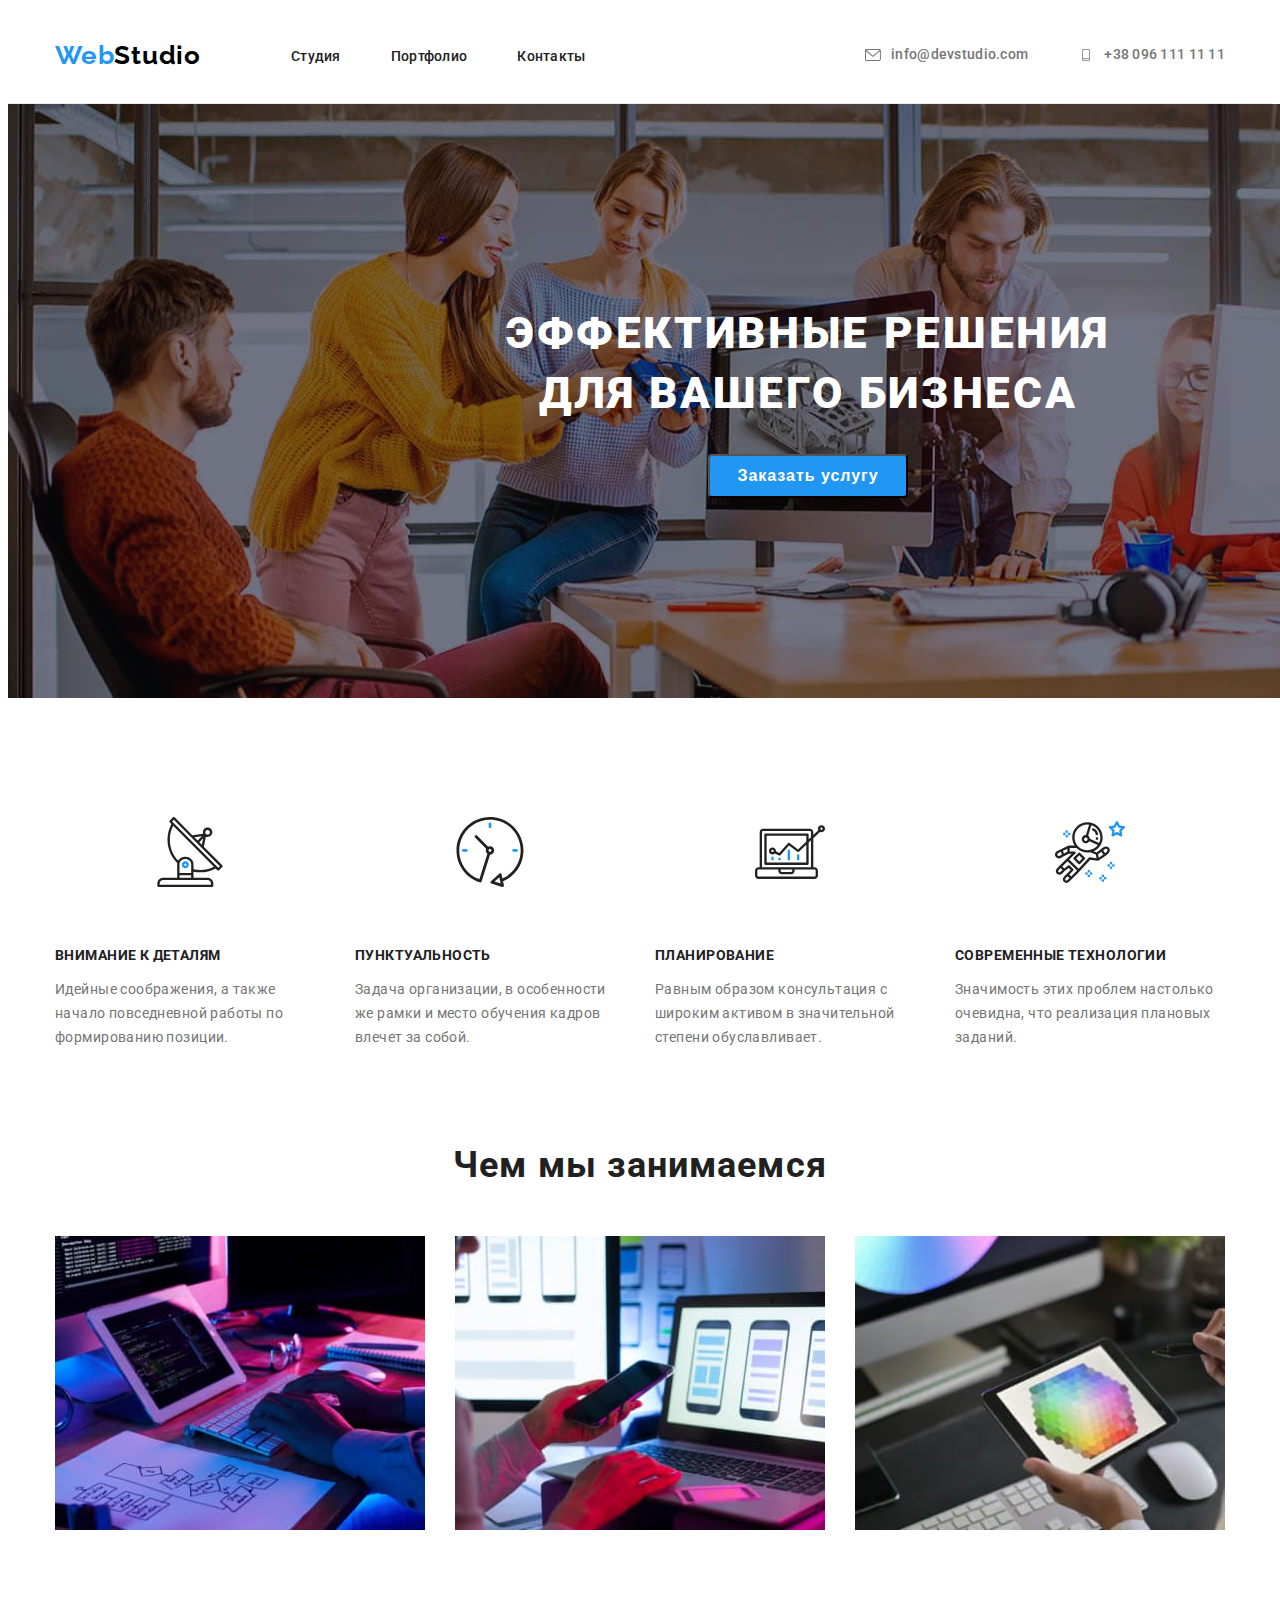
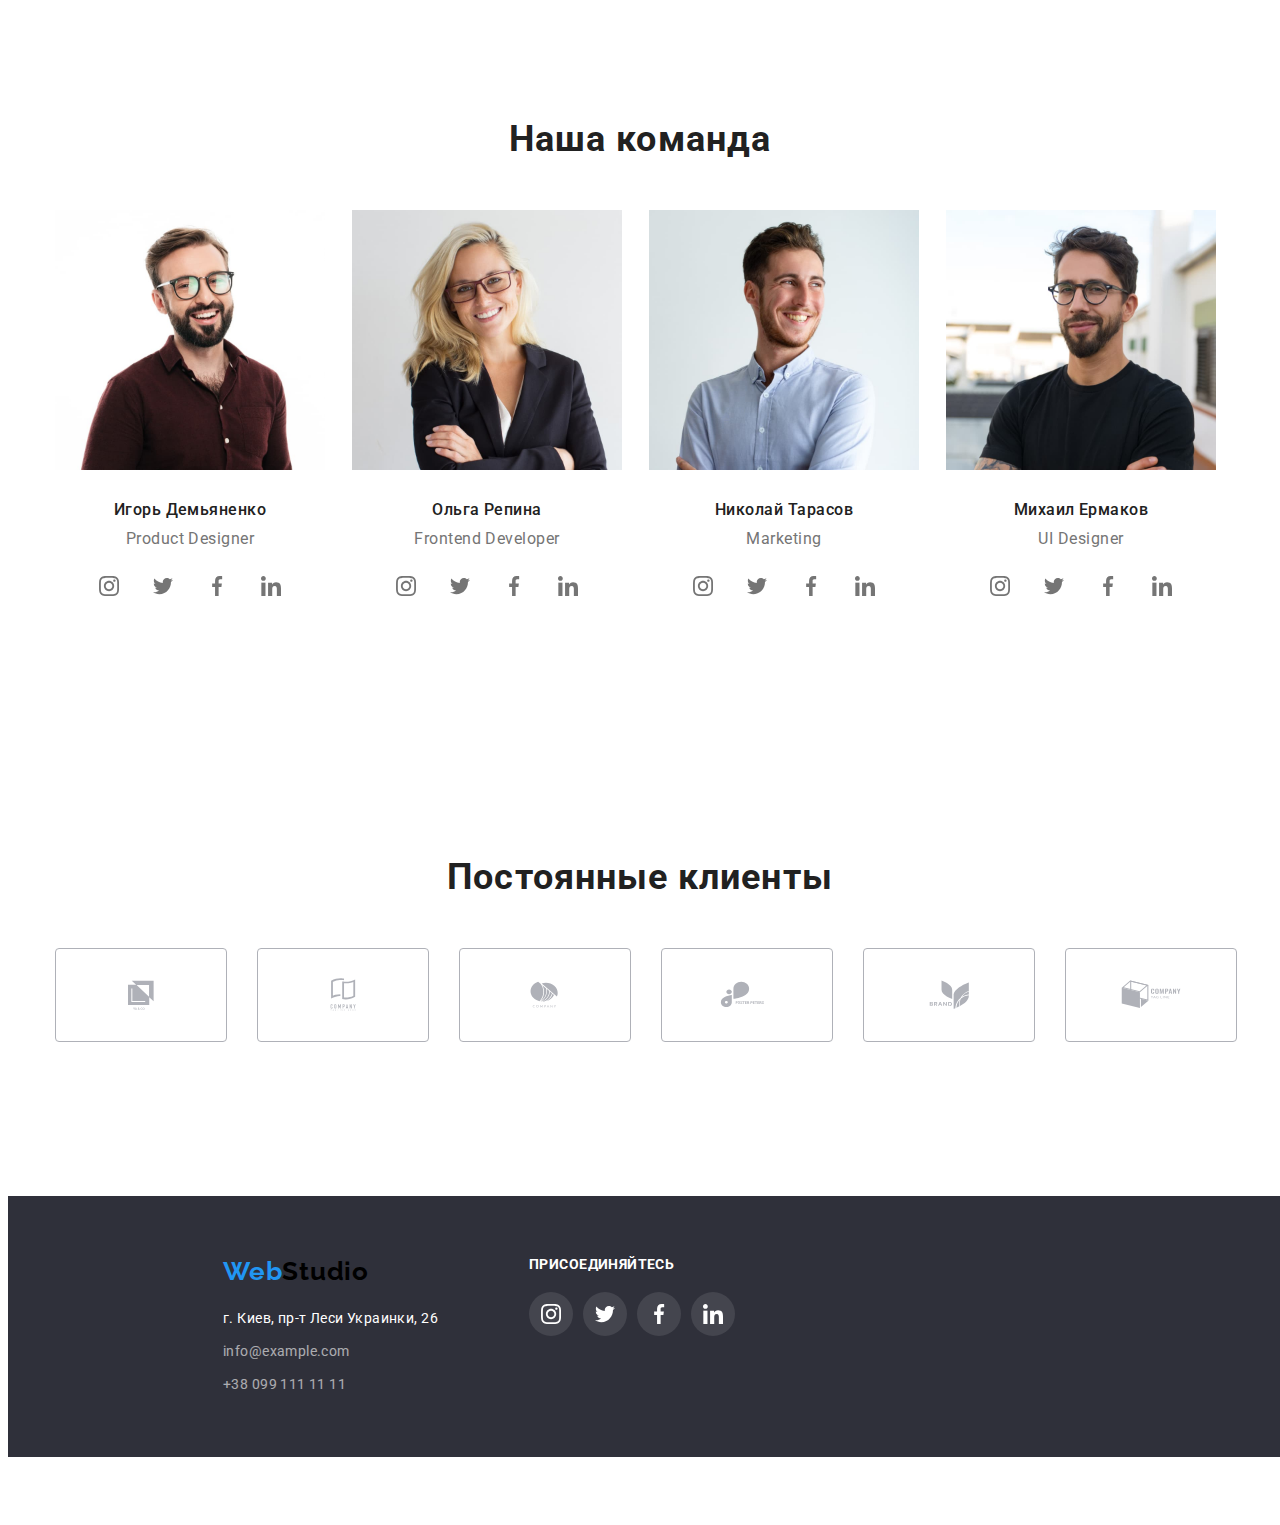
<file: index.html>
<!DOCTYPE html>
<html lang="ru">
	<head>
		<meta charset="UTF-8" />
		<meta http-equiv="X-UA-Compatible" content="IE=edge" />
		<meta name="viewport" content="width=device-width, initial-scale=1.0" />
		<title>Document</title>
		<link rel="preconnect" href="https://fonts.googleapis.com" />
		<link rel="preconnect" href="https://fonts.gstatic.com" crossorigin />
		<link
			href="https://fonts.googleapis.com/css2?family=Raleway:wght@700&family=Roboto:wght@400;500;700;900&display=swap"
			rel="stylesheet"
		/>
		<link
			rel="stylesheet"
			href="https://cdnjs.cloudflare.com/ajax/libs/modern-normalize/1.1.0/modern-normalize.min.css"
			integrity="sha512-wpPYUAdjBVSE4KJnH1VR1HeZfpl1ub8YT/NKx4PuQ5NmX2tKuGu6U/JRp5y+Y8XG2tV+wKQpNHVUX03MfMFn9Q=="
			crossorigin="anonymous"
			referrerpolicy="no-referrer"
		/>
		<link rel="stylesheet" href="./css/styles.css" />
	</head>
	<body>
		<!-- HEADER -->
		<header class="header-section">
			<div class="container header-container">
				<nav class="navigation">
					<a class="logo-link link" href="" lang="en"
						><span class="logo-colorize">Web</span>Studio</a
					>
					<ul class="navigation-list list">
						<li class="navigation-list-item">
							<a class="link navigation-list-link" href="./index.html"
								>Студия</a
							>
						</li>
						<li class="navigation-list-item">
							<a class="navigation-list-link link" href="./portfolio.html"
								>Портфолио</a
							>
						</li>
						<li class="navigation-list-item">
							<a class="navigation-list-link link" href="#contacts">Контакты</a>
						</li>
					</ul>
				</nav>
				<ul class="list contacts-header-list">
					<li class="list contacts-header-list-item">
						<a class="contacts-header link" href="mailto:info@devstudio.com"
							><svg class="icon" width="16" height="12">
								<use href="./images/icons.svg#icon-envelope"></use>
							</svg>
							info@devstudio.com</a
						>
					</li>
					<li class="list contacts-header-list-item">
						<a class="contacts-header link" href="tel:+380961111111"
							><svg class="icon" width="16" height="12">
								<use href="./images/icons.svg#icon-smartphone"></use>
							</svg>
							+38 096 111 11 11</a
						>
					</li>
				</ul>
			</div>
		</header>
		<!-- HERO -->
		<main>
			<section class="hero-section">
				<div class="container hero-section-container">
					<h1 class="main-title">
						Эффективные решения <br />
						для вашего бизнеса
					</h1>
					<button class="modal-btn" type="button">Заказать услугу</button>
				</div>
			</section>
			<!-- HERO ENDS -->
			<!-- SPECIALIZATION -->
			<section class="specialization-section">
				<div class="container">
					<h2 class="overtitle specialization-title-hidden">Особенности</h2>
					<ul class="specialization-section-list list">
						<li class="specialization-section-list-item">
							<div class="specialization-section-container">
								<svg class="specialization-section-icon" width="70" height="70">
									<use href="./images/icons.svg#icon-antenna"></use>
								</svg>
							</div>
							<h3 class="subtitle">Внимание к деталям</h3>
							<p class="specialization-description">
								Идейные соображения, а также начало повседневной работы по
								формированию позиции.
							</p>
						</li>
						<li class="specialization-section-list-item">
							<div class="specialization-section-container">
								<svg class="specialization-section-icon" width="70" height="70">
									<use href="./images/icons.svg#icon-clock"></use>
								</svg>
							</div>
							<h3 class="subtitle">Пунктуальность</h3>
							<p class="specialization-description">
								Задача организации, в особенности же рамки и место обучения
								кадров влечет за собой.
							</p>
						</li>
						<li class="specialization-section-list-item">
							<div class="specialization-section-container">
								<svg class="specialization-section-icon" width="70" height="70">
									<use href="./images/icons.svg#icon-diagram"></use>
								</svg>
							</div>
							<h3 class="subtitle">Планирование</h3>
							<p class="specialization-description">
								Равным образом консультация с широким активом в значительной
								степени обуславливает.
							</p>
						</li>
						<li class="specialization-section-list-item">
							<div class="specialization-section-container">
								<svg class="specialization-section-icon" width="70" height="70">
									<use href="./images/icons.svg#icon-astronaut"></use>
								</svg>
							</div>
							<h3 class="subtitle">Современные технологии</h3>
							<p class="specialization-description">
								Значимость этих проблем настолько очевидна, что реализация
								плановых заданий.
							</p>
						</li>
					</ul>
				</div>
			</section>
			<!-- SPECIALIZATION ENDS-->
			<!-- START WHAT WE DOO -->
			<section class="what-we-doo-section">
				<div class="container">
					<h2 class="overtitle">Чем мы занимаемся</h2>
					<ul class="what-we-doo-section-list list">
						<li class="what-we-doo-section-list-item">
							<a href=""
								><img
									src="./images/box-1.jpg"
									alt="разработка сайта по макету"
									width="370"
									height="294"
							/></a>
						</li>
						<li class="what-we-doo-section-list-item">
							<a href=""
								><img
									src="./images/box-2.jpg"
									alt="совместимость с телефонами"
									width="370"
									height="294"
							/></a>
						</li>
						<li class="what-we-doo-section-list-item">
							<a href=""
								><img
									src="./images/box-3.jpg"
									alt="совместимость с планшетами"
									width="370"
									height="294"
							/></a>
						</li>
					</ul>
				</div>
			</section>
			<!-- OURE TEAM -->
			<section class="oure-team-section">
				<div class="container">
					<h2 class="overtitle">Наша команда</h2>
					<ul class="oure-team-section-list list">
						<li class="oure-team-section-list-item">
							<img
								src="./images/team-1.jpg"
								alt="русый мужчина в очках и бордовой рубашке"
								width="270"
								height="260"
							/>
							<div class="card-description">
								<h3 class="team-member-name">Игорь Демьяненко</h3>
								<p class="team-member-position" lang="en">Product Designer</p>
								<ul class="sosial-networks-list list">
									<li class="sosial-networks-list-item">
										<a class="sosial-networks-list-item-link" href=""
											><svg
												class="sosial-networks-list-item-link-icon"
												width="20"
												height="20"
											>
												<use href="./images/icons.svg#icon-instagram"></use>
											</svg>
										</a>
									</li>
									<li class="sosial-networks-list-item">
										<a class="sosial-networks-list-item-link" href=""
											><svg
												class="sosial-networks-list-item-link-icon"
												width="20"
												height="20"
											>
												<use href="./images/icons.svg#icon-twitter"></use></svg></a>
									</li>
									<li class="sosial-networks-list-item">
										<a class="sosial-networks-list-item-link" href=""
											><svg
												class="sosial-networks-list-item-link-icon"
												width="20"
												height="20"
											>
												<use href="./images/icons.svg#icon-facebook"></use></svg></a>
									</li>
									<li class="sosial-networks-list-item">
										<a class="sosial-networks-list-item-link" href=""
											><svg
												class="sosial-networks-list-item-link-icon"
												width="20"
												height="20"
											>
												<use href="./images/icons.svg#icon-linkedin"></use></svg></a>
									</li>
								</ul>
							</div>
						</li>
						<li class="oure-team-section-list-item">
							<img
								src="./images/team-2.jpg"
								alt="женщина блондинка в очках и черном пиджаке"
								width="270"
								height="260"
							/>
							<div class="card-description">
								<h3 class="team-member-name">Ольга Репина</h3>
								<p class="team-member-position" lang="en">Frontend Developer</p>
								<ul class="sosial-networks-list list">
									<li class="sosial-networks-list-item">
										<a class="sosial-networks-list-item-link" href=""
											><svg
												class="sosial-networks-list-item-link-icon"
												width="20"
												height="20"
											>
												<use href="./images/icons.svg#icon-instagram"></use>
											</svg>
										</a>
									</li>
									<li class="sosial-networks-list-item">
										<a class="sosial-networks-list-item-link" href=""
											><svg
												class="sosial-networks-list-item-link-icon"
												width="20"
												height="20"
											>
												<use href="./images/icons.svg#icon-twitter"></use></svg>
											</a>
									</li>
									<li class="sosial-networks-list-item">
										<a class="sosial-networks-list-item-link" href=""
											><svg
												class="sosial-networks-list-item-link-icon"
												width="20"
												height="20"
											>
												<use href="./images/icons.svg#icon-facebook"></use></svg>
											</a>
									</li>
									<li class="sosial-networks-list-item">
										<a class="sosial-networks-list-item-link" href=""
											><svg
												class="sosial-networks-list-item-link-icon"
												width="20"
												height="20"
											>
												<use href="./images/icons.svg#icon-linkedin"></use></svg></a>
									</li>
								</ul>
							</div>
						</li>
						<li class="oure-team-section-list-item">
							<img
								src="./images/team-3.jpg"
								alt="молодой перень в светлой рубашке"
								width="270"
								height="260"
							/>
							<div class="card-description">
								<h3 class="team-member-name">Николай Тарасов</h3>
								<p class="team-member-position" lang="en">Marketing</p>
								<ul class="sosial-networks-list list">
									<li class="sosial-networks-list-item">
										<a class="sosial-networks-list-item-link" href=""
											><svg
												class="sosial-networks-list-item-link-icon"
												width="20"
												height="20"
											>
												<use href="./images/icons.svg#icon-instagram"></use>
											</svg>
										</a>
									</li>
									<li class="sosial-networks-list-item">
										<a class="sosial-networks-list-item-link" href=""
											><svg
												class="sosial-networks-list-item-link-icon"
												width="20"
												height="20"
											>
												<use href="./images/icons.svg#icon-twitter"></use></svg>
											</a>
									</li>
									<li class="sosial-networks-list-item">
										<a class="sosial-networks-list-item-link" href=""
											><svg
												class="sosial-networks-list-item-link-icon"
												width="20"
												height="20"
											>
												<use href="./images/icons.svg#icon-facebook"></use></svg>
											</a>
									</li>
									<li class="sosial-networks-list-item">
										<a class="sosial-networks-list-item-link" href=""
											><svg
												class="sosial-networks-list-item-link-icon"
												width="20"
												height="20"
											>
												<use href="./images/icons.svg#icon-linkedin"></use></svg>
											</a>
									</li>
								</ul>
							</div>
						</li>
						<li class="oure-team-section-list-item">
							<img
								src="./images/team-4.jpg"
								alt="молодой парень с бородой в очках и черной футболке"
								width="270"
								height="260"
							/>
							<div class="card-description">
								<h3 class="team-member-name">Михаил Ермаков</h3>
								<p class="team-member-position" lang="en">UI Designer</p>
								<ul class="sosial-networks-list list">
									<li class="sosial-networks-list-item">
										<a class="sosial-networks-list-item-link" href=""
											><svg
												class="sosial-networks-list-item-link-icon"
												width="20"
												height="20"
											>
												<use href="./images/icons.svg#icon-instagram"></use>
											</svg>
										</a>
									</li>
									<li class="sosial-networks-list-item">
										<a class="sosial-networks-list-item-link" href=""
											><svg
												class="sosial-networks-list-item-link-icon"
												width="20"
												height="20"
											>
												<use href="./images/icons.svg#icon-twitter"></use></svg>
											</a>
									</li>
									<li class="sosial-networks-list-item">
										<a class="sosial-networks-list-item-link" href=""
											><svg
												class="sosial-networks-list-item-link-icon"
												width="20"
												height="20"
											>
												<use href="./images/icons.svg#icon-facebook"></use></svg>
											</a>
									</li>
									<li class="sosial-networks-list-item">
										<a class="sosial-networks-list-item-link" href=""
											><svg
												class="sosial-networks-list-item-link-icon"
												width="20"
												height="20"
											>
												<use href="./images/icons.svg#icon-linkedin"></use></svg>
											</a>
									</li>
								</ul>
							</div>
						</li>
					</ul>
				</div>
			</section>
			<section class="our-clients-section">
				<div class="container">
					<h2 class="overtitle">Постоянные клиенты</h2>
					<ul class="list our-clients-list">
						<li class="list our-clients-list-item">
							<a class="our-clients-list-item-icon-link" href=""
								><svg
									class="our-clients-list-item-icon"
									width="106"
									height="60"
								>
									<use href="./images/icons.svg#icon-client-one"></use></svg>
								</a>
						</li>
						<li class="list our-clients-list-item">
							<a class="our-clients-list-item-icon-link" href=""
								><svg
									class="our-clients-list-item-icon"
									width="106"
									height="60"
								>
									<use href="./images/icons.svg#icon-client-two"></use></svg>
								</a>
						</li>
						<li class="list our-clients-list-item">
							<a class="our-clients-list-item-icon-link" href=""
								><svg
									class="our-clients-list-item-icon"
									width="106"
									height="60"
								>
									<use href="./images/icons.svg#icon-client-three"></use></svg>
								</a>
						</li>
						<li class="list our-clients-list-item">
							<a class="our-clients-list-item-icon-link" href=""
								><svg
									class="our-clients-list-item-icon"
									width="106"
									height="60"
								>
									<use href="./images/icons.svg#icon-client-four"></use></svg>
								</a>
						</li>
						<li class="list our-clients-list-item">
							<a class="our-clients-list-item-icon-link" href=""
								><svg
									class="our-clients-list-item-icon"
									width="106"
									height="60"
								>
									<use href="./images/icons.svg#icon-client-five"></use></svg>
								</a>
						</li>
						<li class="list our-clients-list-item">
							<a class="our-clients-list-item-icon-link" href=""
								><svg
									class="our-clients-list-item-icon"
									width="106"
									height="60"
								>
									<use href="./images/icons.svg#icon-client-six"></use></svg>
								</a>
						</li>
					</ul>
				</div>
			</section>
		</main>
		<!-- FOOTER -->
		<footer class="footer" id="contacts">
			<section class="footer-section">
				<div class="container footer-section-container">
					<div class="footer-information-blok">
						<a class="logo-link link" href=""
							><span class="logo-colorize">Web</span>Studio</a
						>
						<address class="footer-address">
							<a
								class="footer-contacts link"
								href="https://goo.gl/maps/xmpNmzXk6W9cbx2f9"
								>г. Киев, пр-т Леси Украинки, 26</a
							>
							<a
								class="footer-contacts opacity link"
								href="mailto:info@example.com"
								>info@example.com</a
							>
							<a class="footer-contacts opacity link" href="tel:+380991111111"
								>+38 099 111 11 11</a
							>
						</address>
					</div>
					<div>
						<h3 class="footer-title">присоединяйтесь</h3>
						<ul class="sosial-networks-list-footer list">
							<li class="footer-sosial-networks-list-item">
								<a class="footer-sosial-networks-list-item-link" href=""
									><svg
										class="footer-sosial-networks-list-item-link-icon"
										width="20"
										height="20"
									>
										<use href="./images/icons.svg#icon-instagram"></use>
									</svg>
								</a>
							</li>
							<li class="footer-sosial-networks-list-item">
								<a class="footer-sosial-networks-list-item-link" href=""
									><svg
										class="footer-sosial-networks-list-item-link-icon"
										width="20"
										height="20"
									>
										<use href="./images/icons.svg#icon-twitter"></use></svg>
									</a>
							</li>
							<li class="footer-sosial-networks-list-item">
								<a class="footer-sosial-networks-list-item-link" href=""
									><svg
										class="footer-sosial-networks-list-item-link-icon"
										width="20"
										height="20"
									>
										<use href="./images/icons.svg#icon-facebook"></use></svg>
									</a>
							</li>
							<li class="footer-sosial-networks-list-item">
								<a class="footer-sosial-networks-list-item-link" href=""
									><svg
										class="footer-sosial-networks-list-item-link-icon"
										width="20"
										height="20"
									>
										<use href="./images/icons.svg#icon-linkedin"></use></svg>
									</a>
							</li>
						</ul>
					</div>
				</div>
			</section>
		</footer>
	</body>
</html>
</file>
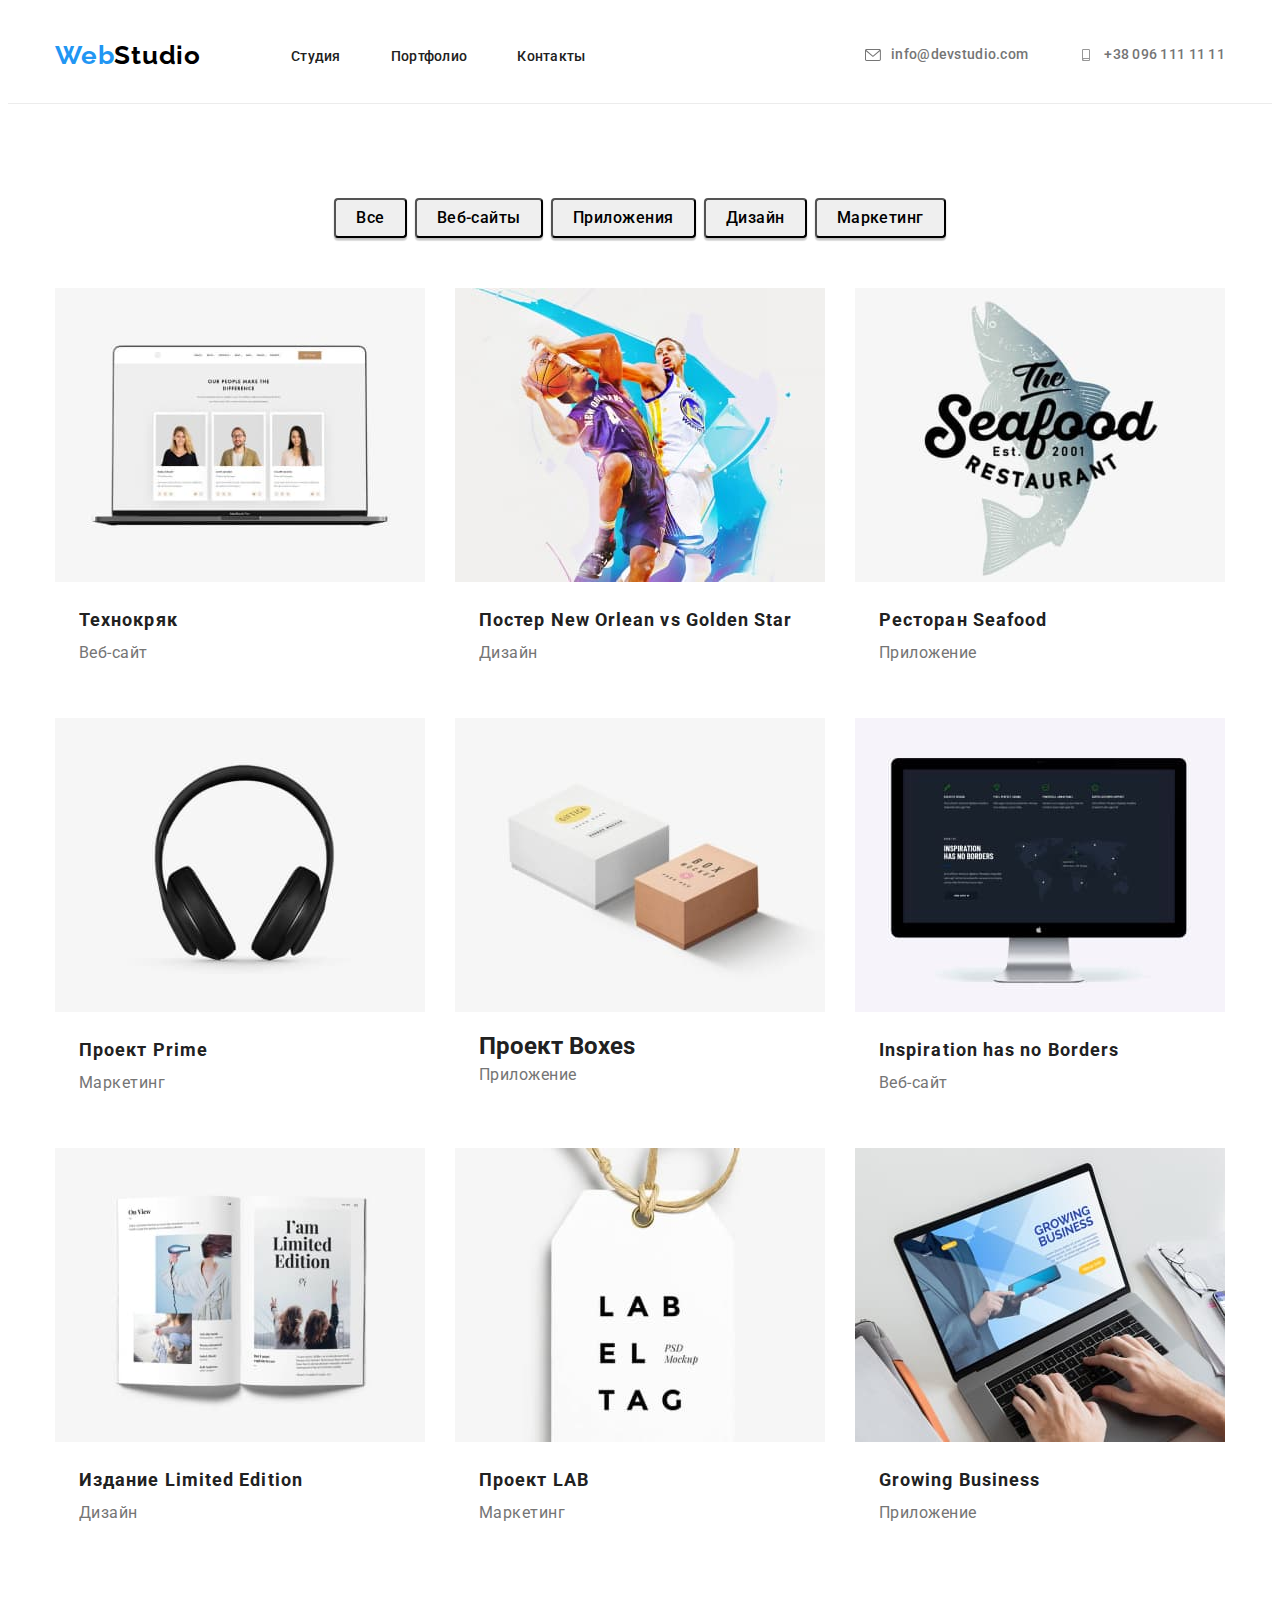
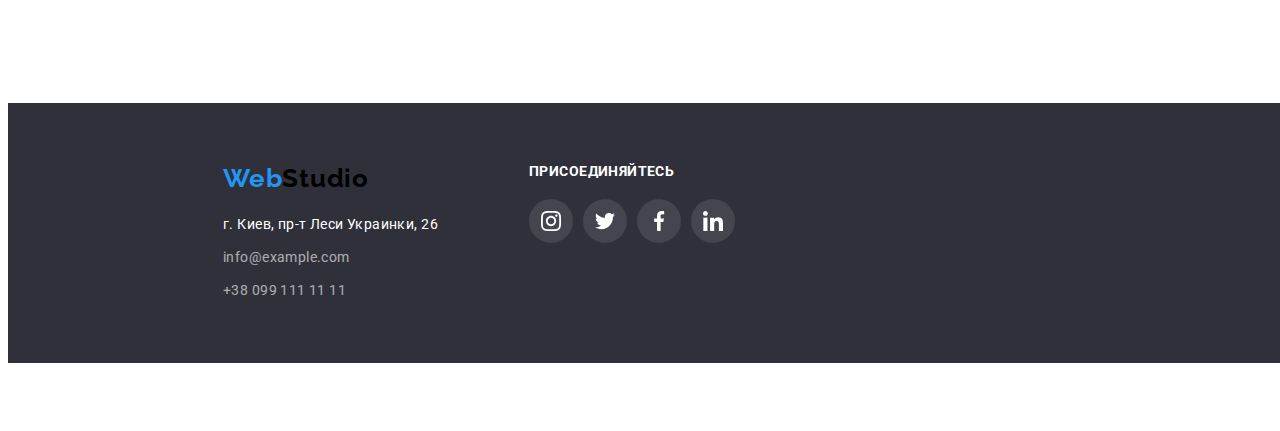
<file: portfolio.html>
<!DOCTYPE html>
<html lang="ru">
	<head>
		<meta charset="UTF-8" />
		<meta http-equiv="X-UA-Compatible" content="IE=edge" />
		<meta name="viewport" content="width=device-width, initial-scale=1.0" />
		<title>Document</title>
		<link rel="preconnect" href="https://fonts.googleapis.com" />
		<link rel="preconnect" href="https://fonts.gstatic.com" crossorigin />
		<link
			href="https://fonts.googleapis.com/css2?family=Raleway:wght@700&family=Roboto:wght@400;500;700;900&display=swap"
			rel="stylesheet"
		/>
		<link
			rel="stylesheet"
			href="https://cdnjs.cloudflare.com/ajax/libs/modern-normalize/1.1.0/modern-normalize.min.css"
			integrity="sha512-wpPYUAdjBVSE4KJnH1VR1HeZfpl1ub8YT/NKx4PuQ5NmX2tKuGu6U/JRp5y+Y8XG2tV+wKQpNHVUX03MfMFn9Q=="
			crossorigin="anonymous"
			referrerpolicy="no-referrer"
		/>
		<link rel="stylesheet" href="./css/styles.css" />
	</head>
	<body>
	<!-- HEADER -->
	<header class="header-section">
		<div class="container header-container">
			<nav class="navigation">
				<a class="logo-link link" href="" lang="en"
					><span class="logo-colorize">Web</span>Studio</a
				>
				<ul class="navigation-list list">
					<li class="navigation-list-item">
						<a class="link navigation-list-link" href="./index.html"
							>Студия</a
						>
					</li>
					<li class="navigation-list-item">
						<a class="navigation-list-link link" href="./portfolio.html"
							>Портфолио</a
						>
					</li>
					<li class="navigation-list-item">
						<a class="navigation-list-link link" href="#contacts">Контакты</a>
					</li>
				</ul>
			</nav>
			<ul class="list contacts-header-list">
				<li class="list contacts-header-list-item">
					<a class="contacts-header link" href="mailto:info@devstudio.com"
						><svg class="icon" width="16" height="12">
							<use href="./images/icons.svg#icon-envelope"></use>
						</svg>
						info@devstudio.com</a
					>
				</li>
				<li class="list contacts-header-list-item">
					<a class="contacts-header link" href="tel:+380961111111"
						><svg class="icon" width="16" height="12">
							<use href="./images/icons.svg#icon-smartphone"></use>
						</svg>
						+38 096 111 11 11</a
					>
				</li>
			</ul>
		</div>
	</header>
		<!-- MAIN -->
		<main>
			<section class="main-section">
				<div class="container">
						<ul class="btn-list list">
							<li class="portfolio-btn-item">
								<button class="portfolio-btn" type="button">Все</button>
							</li>
							<li class="portfolio-btn-item">
								<button class="portfolio-btn" type="button">Веб-сайты</button>
							</li>
							<li class="portfolio-btn-item">
								<button class="portfolio-btn" type="button">Приложения</button>
							</li>
							<li class="portfolio-btn-item">
								<button class="portfolio-btn" type="button">Дизайн</button>
							</li>
							<li class="portfolio-btn-item">
								<button class="portfolio-btn" type="button">Маркетинг</button>
							</li>
						</ul>
						<ul class="portfolio-cards list">
							<li class="portfolio-cards-item">
								<img
									src="./images/portfolio-pic-1.jpg"
									alt=" Фото дизайнеров на мониторе ноутбука"
									width="370"
									height="294"
								/>
								<div class="portfolio-project-container">
									<h2 class="portfolio-project-title">Технокряк</h2>
									<p class="portfolio-project-description">Веб-сайт</p>
								</div>
							</li>
							<li class="portfolio-cards-item">
								<img
									src="./images/portfolio-pic-2.jpg"
									alt=" Постер баскетбольного клуба Новый орлеан"
									width="370"
									height="294"
									class="portfolio-project-description"
								/>
								<div class="portfolio-project-container">
									<h2 class="portfolio-project-title">
										Постер New Orlean vs Golden Star
									</h2>
									<p class="portfolio-project-description">Дизайн</p>
								</div>
							</li>
							<li class="portfolio-cards-item">
								<img
									src="./images/portfolio-pic-3.jpg"
									alt="Лого ресторана морепродуктов"
									width="370"
									height="294"
								/>
								<div class="portfolio-project-container">
									<h2 class="portfolio-project-title">Ресторан Seafood</h2>
									<p class="portfolio-project-description">Приложение</p>
								</div>
							</li>
							<li class="portfolio-cards-item">
								<img
									src="./images/portfolio-pic-4.jpg"
									alt="Большие черные наушники"
									width="370"
									height="294"
								/>
								<div class="portfolio-project-container">
									<h2 class="portfolio-project-title">Проект Prime</h2>
									<p class="portfolio-project-description">Маркетинг</p>
								</div>
							</li>
							<li class="portfolio-cards-item">
								<img
									src="./images/portfolio-pic-5.jpg"
									alt="Белая бумажная коробка и светлокоричневая бумажная коробка"
									width="370"
									height="294"
								/>
								<div class="portfolio-project-container">
									<h2 class="portfolio-project-titlee">Проект Boxes</h2>
									<p class="portfolio-project-description">Приложение</p>
								</div>
							</li>
							<li class="portfolio-cards-item">
								<img
									src="./images/portfolio-pic-6.jpg"
									alt="Большой монитор с изображением карты мира"
									width="370"
									height="294"
								/>
								<div class="portfolio-project-container">
									<h2 class="portfolio-project-title">
										Inspiration has no Borders
									</h2>
									<p class="portfolio-project-description">Веб-сайт</p>
								</div>
							</li>
							<li class="portfolio-cards-item">
								<img
									src="./images/portfolio-pic-7.jpg"
									alt="Бумажный журнал"
									width="370"
									height="294"
								/>
								<div class="portfolio-project-container">
									<h2 class="portfolio-project-title">Издание Limited Edition</h2>
									<p class="portfolio-project-description">Дизайн</p>
								</div>
							</li>
							<li class="portfolio-cards-item">
								<img
									src="./images/portfolio-pic-8.jpg"
									alt="Белая бирка на веревочке"
									width="370"
									height="294"
								/>
								<div class="portfolio-project-container">
									<h2 class="portfolio-project-title">Проект LAB</h2>
									<p class="portfolio-project-description">Маркетинг</p>
								</div>
							</li>
							<li class="portfolio-cards-item">
							<a class="portfolio-cards-item-link link" href=""> 
									<img
										src="./images/portfolio-pic-9.jpg"
										alt="Робота за ноутбуком"
										width="370"
										height="294"
									/>
									<div class="portfolio-project-container">
										<h2 class="portfolio-project-title">Growing Business</h2>
										<p class="portfolio-project-description">Приложение</p>
									</div>
							</a>
							</li>
						</ul>
				</div>
			</section>
		</main>
		<!-- FOOTER -->
		<footer class="footer" id="contacts">
			<section class="footer-section">
				<div class="container footer-section-container">
					<div class="footer-information-blok">
						<a class="logo-link link" href=""
							><span class="logo-colorize">Web</span>Studio</a
						>
						<address class="footer-address">
							<a
								class="footer-contacts link"
								href="https://goo.gl/maps/xmpNmzXk6W9cbx2f9"
								>г. Киев, пр-т Леси Украинки, 26</a
							>
							<a
								class="footer-contacts opacity link"
								href="mailto:info@example.com"
								>info@example.com</a
							>
							<a class="footer-contacts opacity link" href="tel:+380991111111"
								>+38 099 111 11 11</a
							>
						</address>
					</div>
					<div>
						<h3 class="footer-title">присоединяйтесь</h3>
						<ul class="sosial-networks-list-footer list">
							<li class="footer-sosial-networks-list-item">
								<a class="footer-sosial-networks-list-item-link" href=""
									><svg
										class="footer-sosial-networks-list-item-link-icon"
										width="20"
										height="20"
									>
										<use href="./images/icons.svg#icon-instagram"></use>
									</svg>
								</a>
							</li>
							<li class="footer-sosial-networks-list-item">
								<a class="footer-sosial-networks-list-item-link" href=""
									><svg
										class="footer-sosial-networks-list-item-link-icon"
										width="20"
										height="20"
									>
										<use href="./images/icons.svg#icon-twitter"></use></svg
								></a>
							</li>
							<li class="footer-sosial-networks-list-item">
								<a class="footer-sosial-networks-list-item-link" href=""
									><svg
										class="footer-sosial-networks-list-item-link-icon"
										width="20"
										height="20"
									>
										<use href="./images/icons.svg#icon-facebook"></use></svg
								></a>
							</li>
							<li class="footer-sosial-networks-list-item">
								<a class="footer-sosial-networks-list-item-link" href=""
									><svg
										class="footer-sosial-networks-list-item-link-icon"
										width="20"
										height="20"
									>
										<use href="./images/icons.svg#icon-linkedin"></use></svg
								></a>
							</li>
						</ul>
					</div>
				</div>
			</section>
		</footer>
	</body>
</html>
</file>
<file: css/styles.css>
:root {
	--primary-font-family: "Roboto", sans-serif;
	--secondary-font-family: "Raleway", sans-serif;
	--primary-color: #212121;
	--secondary-color: #757575;
	--third-color: #ffffff;
	--accent-color: #2196f3;
}

h1,
h2,
h3,
h4,
h5,
h6,
p {
	margin-top: 0;
	margin-bottom: 0;
}
ul,
ol {
	margin-top: 0;
	margin-bottom: 0;
	padding-left: 0;
}
img {
	display: block;
}
address {
	font-style: normal;
}
.link {
	text-decoration: none;
	color: inherit;
}
.list {
	list-style: none;
}

body {
	font-family: var(--primary-font-family);
	color: var(--primary-color);
}
*,
*::before,
*::after {
	box-sizing: border-box;
}
/* =======START COMPONENTS======= */
.container {
	width: 1200px;
	margin-left: auto;
	margin-right: auto;
	padding-left: 15px;
	padding-right: 15px;
}
.logo-link {
	font-family: var(--secondary-font-family);
	font-weight: 700;
	font-size: 26px;
	line-height: 1.19;
	letter-spacing: 0.03em;
	color: #000000;
	margin-right: 90px;
}

.logo-colorize {
	color: var(--accent-color);
}
.overtitle {
	font-weight: 700;
	font-size: 36px;
	line-height: 1.17;
	text-align: center;
	letter-spacing: 0.03em;
	margin-bottom: 50px;
}

/* =======END COMPONENTS======= */

/* =======START HEADER======= */
.header-section {
	padding-top: 32px;
	padding-bottom: 32px;
	box-sizing: border-box;
	display: flex;
	align-items: center;
	border-bottom: 1px solid #ececec;
}
.header-container {
	display: flex;
	align-items: center;
}
.navigation {
	display: flex;
	align-items: center;
}
.navigation-list {
	display: flex;
	align-items: center;
}
.navigation-list-item:not(:last-child) {
	margin-right: 50px;
}
.navigation-list-link {
	font-weight: 500;
	font-size: 14px;
	line-height: 1.14;
	letter-spacing: 0.02em;
	color: inherit;
}
.navigation-list-link:hover,
.navigation-list-link:focus {
	color: var(--accent-color);
}
.contacts-header {
	font-weight: 500;
	font-size: 14px;
	line-height: 1.14;
	letter-spacing: 0.02em;
	color: var(--secondary-color);
	align-items: center;
	display: flex;
}
.contacts-header-list-item {
	display: flex;
}
.contacts-header-list-item:not(:last-child) {
	margin-right: 50px;
}
.contacts-header-list {
	display: flex;
	margin-left: auto;
}

.icon {
	margin-right: 10px;
	fill: var(--secondary-color);
}
.contacts-header:hover .icon,
.contacts-header:focus .icon {
	fill: var(--accent-color);
}
.contacts-header:hover,
.contacts-header:focus {
	color: var(--accent-color);
}
/* =======END HEADER======= */

/* =======START HERO======= */
.hero-section {
	width: 1600px;
	margin-right: auto;
	margin-left: auto;
	padding-top: 200px;
	padding-bottom: 200px;
	background-color: #303030;
	background-image: linear-gradient(
			rgba(25, 28, 38, 0.2),
			rgba(25, 28, 38, 0.2)
		),
		url("../images/hero.jpg");
	background-size: cover;
}
.hero-section-container {
	display: flex;
	align-items: center;
	flex-direction: column;
}
.main-title {
	text-align: center;
	font-weight: 900;
	font-size: 44px;
	line-height: 1.36;
	letter-spacing: 0.06em;
	text-transform: uppercase;
	color: var(--third-color);
	margin-bottom: 30px;
}
.modal-btn {
	min-width: 200px;
	padding: 5px 25px;
	background-color: var(--accent-color);
	font-weight: 700;
	font-size: 16px;
	line-height: 1.88;
	letter-spacing: 0.06em;
	color: var(--third-color);
	cursor: pointer;
	box-shadow: 0px 4px 4px rgba(0, 0, 0, 0.15);
	border-radius: 4px;
}
/* =======END HERO======= */

/* =======START SPECIALIZATION======= */
.specialization-section {
	padding-top: 94px;
	padding-bottom: 94px;
}
.specialization-section-list {
	display: flex;
	align-items: center;
}
.specialization-section-list-item {
	width: 270px;
}
.specialization-section-list-item:not(:last-child) {
	margin-right: 30px;
}
.specialization-title-hidden {
	display: none;
}
.subtitle {
	font-style: normal;
	font-weight: 700;
	font-size: 14px;
	line-height: 1.88;
	letter-spacing: 0.03em;
	text-transform: uppercase;
	margin-bottom: 10px;
}
.specialization-description {
	font-weight: 400;
	font-size: 14px;
	line-height: 1.71;
	letter-spacing: 0.03em;
	color: var(--secondary-color);
}

.specialization-section-container {
	padding: 25px 100px;
	display: flex;
	align-items: center;
	margin-bottom: 30px;
}
/* =======END SPECIALIZATION======= */
/* =======START WHAT WE DO======= */
.what-we-doo-section {
	padding-bottom: 94px;
}
.what-we-doo-section-list {
	display: flex;
	align-items: center;
	flex-wrap: wrap;
}
.what-we-doo-section-list-item:not(:nth-child(3n)) {
	padding-right: 30px;
}
/* =======END WHAT WE DO======= */
/* =======START OURE TEAM======= */
.oure-team-section {
	padding-top: 94px;
	padding-bottom: 94px;
}
.oure-team-section-list {
	display: flex;
	flex-wrap: wrap;
}
.oure-team-section-list-item {
}
.oure-team-section-list-item:not(:nth-child(4n)) {
	margin-right: 27px;
}
.card-description {
	padding-bottom: 30px;
	padding-top: 30px;
	text-align: center;
}
.team-member-name {
	font-weight: 500;
	font-size: 16px;
	line-height: 1.19;
	text-align: center;
	letter-spacing: 0.03em;
	margin-bottom: 10px;
}
.team-member-position {
	font-weight: 400;
	font-size: 16px;
	line-height: 1.19;
	text-align: center;
	letter-spacing: 0.03em;
	color: var(--secondary-color);
}
.sosial-networks-list {
	display: flex;
	justify-content: space-between;
}
.sosial-networks-list {
	display: flex;
	padding: 16px 32px 30px 32px;
}
.sosial-networks-list-item {
	display: flex;
}
.sosial-networks-list-item-link {
	display: flex;
	align-items: center;
	justify-content: center;
	width: 44px;
	height: 44px;
	background-color: #ffffff;
	border-radius: 50%;
}
.sosial-networks-list-item-link-icon {
	fill: var(--secondary-color);
}
.sosial-networks-list-item-link:hover,
.sosial-networks-list-item-link:focus {
	background-color: var(--accent-color);
}

.sosial-networks-list-item-link:hover .sosial-networks-list-item-link-icon,
.sosial-networks-list-item-link:focus .sosial-networks-list-item-link-icon {
	fill: var(--third-color);
}
/* =======END OURE TEAM======= */
/* START CLIENTS */
.our-clients-section {
	padding-top: 94px;
	padding-bottom: 94px;
}
.our-clients-list {
	display: flex;
}
.our-clients-list-item {
	display: flex;
	background-color: #ffffff;
	border: 1px solid #afb1b8;
	box-sizing: border-box;
	border-radius: 4px;
}
.our-clients-list-item-icon-link {
	display: flex;
	align-items: center;
	justify-content: center;
	width: 170px;
	height: 92px;
}
.our-clients-list-item:not(:nth-child(6n)) {
	margin-right: 30px;
}
.our-clients-list-item-icon {
	fill: #afb1b8;
}
.our-clients-list-item-icon-link:hover .our-clients-list-item-icon,
.our-clients-list-item-icon-link:focus .our-clients-list-item-icon {
	fill: var(--accent-color);
}
.our-clients-list-item:hover,
.our-clients-list-item :focus {
	border: 1px solid var(--accent-color);
}

/* END CLIENTS */
/* =======START FOOTER======= */
.footer {
	padding-top: 60px;
	padding-bottom: 60px;
}
.footer-section{
	width: 1600px;
	margin-right: auto;
	margin-left: auto;
	padding-top: 60px;
	padding-bottom: 60px;
	background-color: rgba(47, 48, 58, 1);
	display: flex;
}
.footer-address {
	margin-top: 20px;
	display: flex;
	flex-direction: column;
}
.footer-contacts {
	font-weight: 400;
	font-size: 14px;
	line-height: 1.71;
	letter-spacing: 0.03em;
	color: inherit;
	margin-bottom: 9px;
	color: var(--third-color);
}
.opacity{
	opacity: 0.6;
}
.footer-address > a:last-child {
	margin-bottom: 0;
}
.sosial-networks-list-footer{
	display: flex;
}
.footer-title{
font-family: Roboto;
font-style: normal;
font-weight: bold;
font-size: 14px;
line-height: 16px;
letter-spacing: 0.03em;
text-transform: uppercase;
color: var(--third-color);
margin-bottom: 20px;
}
.footer-section-container{
	display: flex;
}
.footer-information-blok{
	margin-right:70px ;
}
.footer-sosial-networks-list-item {
	display: flex;
}
.footer-sosial-networks-list-item{
	display: flex;
}
.footer-sosial-networks-list-item-link{
	display: flex;
	align-items: center;
	justify-content: center;
	width: 44px;
	height: 44px;
	background: rgba(255, 255, 255, 0.1);
	border-radius: 50%;
}
.footer-sosial-networks-list-item:not(:last-child){
	margin-right: 10px;
}
.footer-sosial-networks-list-item-link-icon {
	fill: var(--third-color);
}
.footer-sosial-networks-list-item-link:hover,
.footer-sosial-networks-list-item-link:focus {
	background-color: var(--accent-color);
}
.footer-sosial-networks-list-item-link:hover .footer-sosial-networks-list-item-link-icon,
.footer-sosial-networks-list-item-link:focus .footer-sosial-networks-list-item-link-icon {
fill: var(--third-color);
}
/* =======END FOOTER======= */

/* =======START PORTFOLIO======= */
.main-section {
	padding-top: 94px;
	padding-bottom: 94px;
}
.btn-list {
	display: flex;
	justify-content: center;
}
.portfolio-btn-item:not(:last-child) {
	margin-right: 8px;
	margin-bottom: 50px;
}
.portfolio-btn {
	padding: 5px 20px;
	font-family: inherit;
	font-weight: 500;
	font-size: 16px;
	line-height: 1.62;
	text-align: center;
	letter-spacing: 0.03em;
	cursor: pointer;
	box-shadow: 0px 3px 1px rgba(0, 0, 0, 0.1), 0px 1px 2px rgba(0, 0, 0, 0.08),
		0px 2px 2px rgba(0, 0, 0, 0.12);
	border-radius: 4px;
}
.portfolio-btn:hover,
.portfolio-btn:focus {
	color: var(--third-color);
	background-color: var(--accent-color);
}
.portfolio-cards {
	display: flex;
	flex-wrap: wrap;
}
.portfolio-cards-item{
margin-bottom: 30px;
}
.portfolio-cards-item:not(:nth-child(3n)) {
	margin-right: 30px;
}

.portfolio-cards-item:nth-last-child(-n + 3) {
	margin-bottom: 0px;
}
.portfolio-project-container {
	padding: 20px 24px;
}

.portfolio-project-container:hover,
.portfolio-project-container:focus {
	background: #ffffff;
	border-right: 1px solid #eeeeee;
	border-bottom: 1px solid #eeeeee;
	border-left: 1px solid #eeeeee;
	box-shadow: 0px 1px 1px rgba(0, 0, 0, 0.12), 0px 4px 4px rgba(0, 0, 0, 0.06),
		1px 4px 6px rgba(0, 0, 0, 0.16);
}
.portfolio-project-title {
	font-weight: 700;
	font-size: 18px;
	line-height: 2;
	letter-spacing: 0.06em;
}
.portfolio-project-description {
	font-weight: 400;
	font-size: 16px;
	line-height: 1.89;
	letter-spacing: 0.03em;
	color: var(--secondary-color);
}
/* =======END PORTFOLIO======= */
</file>
